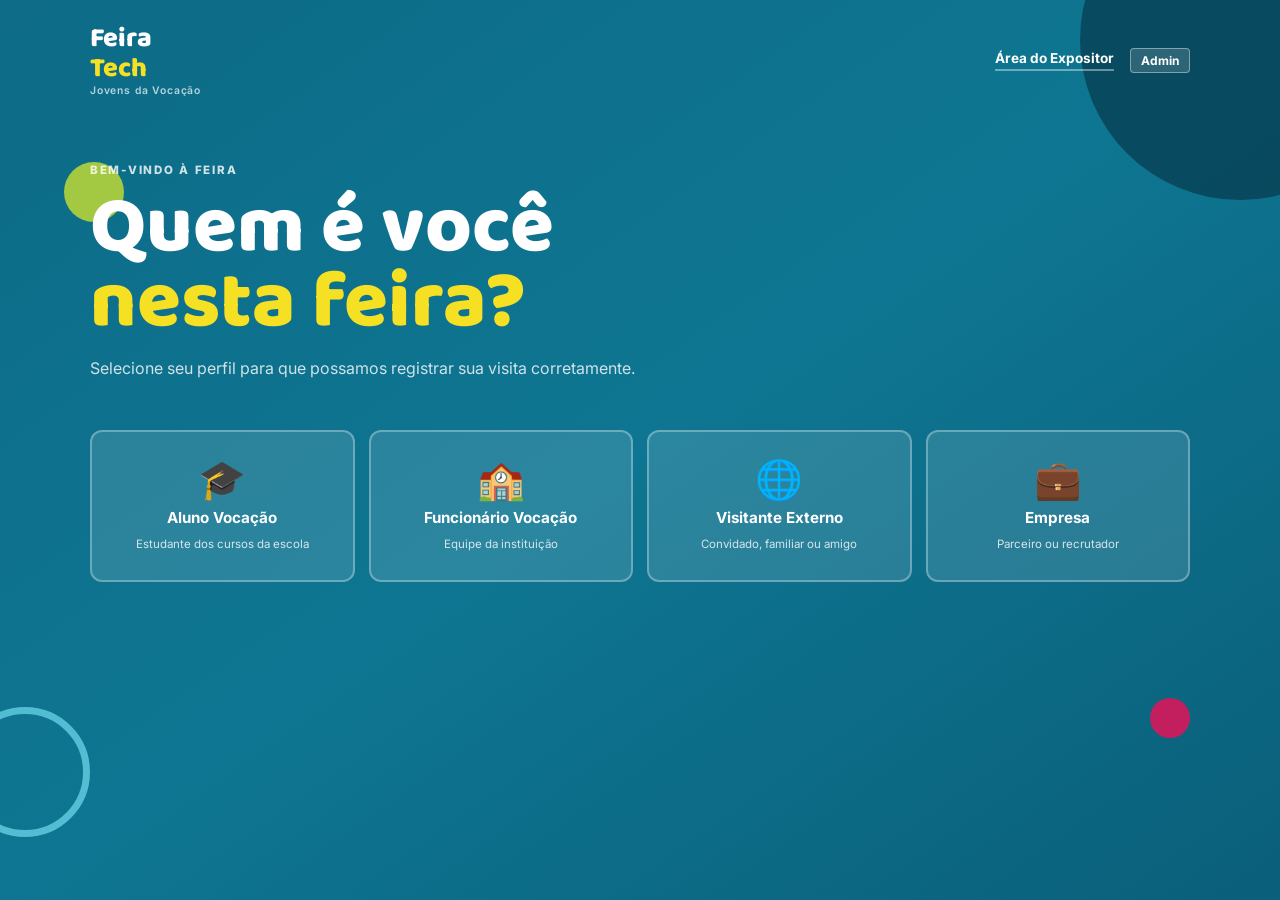
<file: index.html>
<!doctype html>
<html lang="pt-BR">
  <head>
    <meta charset="UTF-8" />
    <meta name="viewport" content="width=device-width, initial-scale=1" />
    <meta name="description" content="1ª Feira Tech dos Jovens da Vocação — Visite, avalie e descubra projetos incríveis dos nossos alunos." />
    <meta property="og:title" content="1ª Feira Tech dos Jovens da Vocação" />
    <meta property="og:description" content="Visite, avalie e acompanhe os projetos dos alunos da Vocação." />
    <meta property="og:type" content="website" />
    <meta name="twitter:card" content="summary_large_image" />
    <title>1ª Feira Tech — Jovens da Vocação</title>
    <link rel="preconnect" href="https://fonts.googleapis.com" />
    <link rel="preconnect" href="https://fonts.gstatic.com" crossorigin />
    <link href="https://fonts.googleapis.com/css2?family=Baloo+2:wght@600;700;800&family=Inter:wght@400;500;600;700&display=swap" rel="stylesheet" />
    <link rel="stylesheet" href="/static/style.css" />
  </head>
  <body>
    <!-- Elementos decorativos de fundo -->
    <div class="deco deco-navy"></div>
    <div class="deco deco-lime"></div>
    <div class="deco deco-ring"></div>
    <div class="deco deco-magenta"></div>

    <main class="app">
      <header class="topbar">
        <a class="brand" href="/" aria-label="Feira Tech — início">
          Feira <span>Tech</span>
          <small>Jovens da Vocação</small>
        </a>
        <nav class="topbar-nav">
          <a class="nav-link" href="/expositor" id="navExpositor">Área do Expositor</a>
          <a class="nav-link nav-admin" href="/admin" id="navAdmin">Admin</a>
        </nav>
      </header>

      <!-- ══════════════════════════════════════════════════════════════ -->
      <!-- TELA 0: Seleção de Perfil do Visitante                        -->
      <!-- ══════════════════════════════════════════════════════════════ -->
      <section id="profileView" class="view" hidden>
        <div class="profile-hero">
          <p class="eyebrow">BEM-VINDO À FEIRA</p>
          <h1>Quem é você<br /><span>nesta feira?</span></h1>
          <p>Selecione seu perfil para que possamos registrar sua visita corretamente.</p>
        </div>

        <div class="profile-grid" id="profileGrid">
          <!-- Aluno Vocação -->
          <button class="profile-card" id="profileAluno" data-type="aluno">
            <span class="profile-icon" aria-hidden="true">🎓</span>
            <strong>Aluno Vocação</strong>
            <small>Estudante dos cursos da escola</small>
          </button>

          <!-- Funcionário -->
          <button class="profile-card" id="profileFuncionario" data-type="funcionario">
            <span class="profile-icon" aria-hidden="true">🏫</span>
            <strong>Funcionário Vocação</strong>
            <small>Equipe da instituição</small>
          </button>

          <!-- Visitante Externo -->
          <button class="profile-card" id="profileExterno" data-type="visitante_externo">
            <span class="profile-icon" aria-hidden="true">🌐</span>
            <strong>Visitante Externo</strong>
            <small>Convidado, familiar ou amigo</small>
          </button>

          <!-- Empresa -->
          <button class="profile-card" id="profileEmpresa" data-type="empresa">
            <span class="profile-icon" aria-hidden="true">💼</span>
            <strong>Empresa</strong>
            <small>Parceiro ou recrutador</small>
          </button>
        </div>

        <!-- Formulário expandido para Alunos -->
        <div class="aluno-form" id="alunoForm" hidden>
          <div class="aluno-form-inner">
            <p class="eyebrow">INFORMAÇÕES DO ALUNO</p>
            <h2>Nos conte mais</h2>

            <label for="alunoCurso">Qual é o seu curso?</label>
            <div class="course-pills" id="coursePills">
              <button type="button" class="course-pill" data-course="webdesign" id="pillWebdesign">🎨 Web Design</button>
              <button type="button" class="course-pill" data-course="programacao" id="pillProgramacao">💻 Programação</button>
              <button type="button" class="course-pill" data-course="audiovisual" id="pillAudiovisual">🎬 Audiovisual</button>
              <button type="button" class="course-pill" data-course="ppt" id="pillPpt">📋 Prep. para o Trabalho</button>
            </div>
            <input type="hidden" id="alunoCurso" />

            <label for="alunoGrupo">Nome do seu grupo/projeto</label>
            <input
              id="alunoGrupo"
              type="text"
              maxlength="100"
              placeholder="Ex.: Horta Inteligente"
              autocomplete="off"
            />
            <small class="field-hint">⚠️ Alunos não podem avaliar o próprio stand.</small>

            <div class="aluno-form-actions">
              <button class="btn btn-primary btn-full" id="confirmAlunoProfile">Confirmar e entrar →</button>
              <button class="btn btn-secondary" id="cancelAlunoProfile">Voltar</button>
            </div>
          </div>
        </div>
      </section>

      <!-- ══════════════════════════════════════════════════════════════ -->
      <!-- TELA 1: Home — Lista de Stands e Mural                        -->
      <!-- ══════════════════════════════════════════════════════════════ -->
      <section id="homeView" class="view" hidden>
        <div class="intro">
          <p class="eyebrow">1ª FEIRA TECH DOS JOVENS DA VOCAÇÃO</p>
          <h1>Descubra. Participe.<br /><span>Avalie.</span></h1>
          <p>Escolha como deseja entrar e ajude nossos alunos a transformar ideias em experiências reais.</p>
        </div>

        <div class="visitor-badge" id="visitorBadge">
          <span id="badgeProfileLabel">Visitante</span>
          <button class="text-button" id="changeProfile">Trocar perfil</button>
        </div>

        <div class="choice-grid">
          <button class="choice choice-visitor" id="visitorEntry">
            <span class="choice-icon">★</span>
            <span>
              <strong>Ver os projetos</strong>
              <small>Conheça e avalie os stands</small>
            </span>
            <b>→</b>
          </button>
          <a class="choice choice-exhibitor" href="/expositor">
            <span class="choice-icon">▥</span>
            <span>
              <strong>Sou expositor</strong>
              <small>Acompanhe seu stand</small>
            </span>
            <b>→</b>
          </a>
        </div>

        <!-- Lista de stands -->
        <section class="stand-browser" id="standBrowser" hidden>
          <div class="section-heading">
            <div>
              <p class="eyebrow">PROJETOS DA FEIRA</p>
              <h2>Qual stand você está visitando?</h2>
            </div>
            <button class="text-button" id="closeBrowser">Fechar</button>
          </div>

          <!-- Filtro por curso -->
          <div class="course-filter" id="courseFilter">
            <button class="filter-pill active" data-filter="">Todos</button>
            <button class="filter-pill" data-filter="webdesign">🎨 Web Design</button>
            <button class="filter-pill" data-filter="programacao">💻 Programação</button>
            <button class="filter-pill" data-filter="audiovisual">🎬 Audiovisual</button>
            <button class="filter-pill" data-filter="ppt">📋 PPT</button>
          </div>

          <div id="standList" class="stand-list"></div>
          <p id="emptyStands" class="empty" hidden>Nenhum stand foi cadastrado ainda.</p>
        </section>

        <!-- Mural público -->
        <section class="public-wall" id="publicWall">
          <div class="section-heading">
            <div>
              <p class="eyebrow">VOZES DA FEIRA</p>
              <h2>Quem visitou, apoiou.</h2>
            </div>
            <span class="wall-count" id="wallCount"></span>
          </div>
          <div class="wall-grid" id="wallGrid"></div>
          <p class="empty" id="emptyWall" hidden>Os primeiros apoios aparecerão aqui após a aprovação dos expositores.</p>
        </section>
      </section>

      <!-- ══════════════════════════════════════════════════════════════ -->
      <!-- TELA 2: Avaliação do Stand (Visita)                           -->
      <!-- ══════════════════════════════════════════════════════════════ -->
      <section id="visitView" class="view" hidden>
        <a class="back" href="/">← Voltar</a>
        <div class="visit-panel">
          <div class="live-pill"><i></i> VISITA EM ANDAMENTO</div>
          <p class="course-label" id="visitCourse"></p>
          <h1 id="visitStandName">Carregando...</h1>
          <div class="timer">
            <span id="visitTimer">00:00</span>
            <small>tempo da sua visita</small>
          </div>

          <!-- Área de avaliação -->
          <div id="ratingArea">
            <p class="rating-question">O que você achou deste projeto?</p>
            <div class="star-picker" id="starPicker" aria-label="Avaliação de uma a cinco estrelas" role="group">
              <button data-stars="1" aria-label="1 estrela">★</button>
              <button data-stars="2" aria-label="2 estrelas">★</button>
              <button data-stars="3" aria-label="3 estrelas">★</button>
              <button data-stars="4" aria-label="4 estrelas">★</button>
              <button data-stars="5" aria-label="5 estrelas">★</button>
            </div>
            <button class="btn btn-primary btn-full" id="submitRating" disabled>Enviar avaliação</button>
          </div>

          <!-- Estado de sucesso pós-avaliação -->
          <div class="success-state" id="successState" hidden>
            <span>✓</span>
            <h2>Obrigado pela visita!</h2>
            <p>Sua avaliação foi registrada. Agora ajude este projeto a ganhar o mundo.</p>

            <!-- Botões de compartilhamento rápido -->
            <div class="quick-share" id="quickShare">
              <p class="share-label">Compartilhe agora:</p>
              <div class="share-buttons">
                <a class="share-btn share-whatsapp" id="shareWhatsapp" target="_blank" rel="noopener noreferrer">
                  <svg viewBox="0 0 24 24" fill="currentColor" width="20" height="20"><path d="M17.472 14.382c-.297-.149-1.758-.867-2.03-.967-.273-.099-.471-.148-.67.15-.197.297-.767.966-.94 1.164-.173.199-.347.223-.644.075-.297-.15-1.255-.463-2.39-1.475-.883-.788-1.48-1.761-1.653-2.059-.173-.297-.018-.458.13-.606.134-.133.298-.347.446-.52.149-.174.198-.298.298-.497.099-.198.05-.371-.025-.52-.075-.149-.669-1.612-.916-2.207-.242-.579-.487-.5-.669-.51-.173-.008-.371-.01-.57-.01-.198 0-.52.074-.792.372-.272.297-1.04 1.016-1.04 2.479 0 1.462 1.065 2.875 1.213 3.074.149.198 2.096 3.2 5.077 4.487.709.306 1.262.489 1.694.625.712.227 1.36.195 1.871.118.571-.085 1.758-.719 2.006-1.413.248-.694.248-1.289.173-1.413-.074-.124-.272-.198-.57-.347m-5.421 7.403h-.004a9.87 9.87 0 01-5.031-1.378l-.361-.214-3.741.982.998-3.648-.235-.374a9.86 9.86 0 01-1.51-5.26c.001-5.45 4.436-9.884 9.888-9.884 2.64 0 5.122 1.03 6.988 2.898a9.825 9.825 0 012.893 6.994c-.003 5.45-4.437 9.884-9.885 9.884m8.413-18.297A11.815 11.815 0 0012.05 0C5.495 0 .16 5.335.157 11.892c0 2.096.547 4.142 1.588 5.945L.057 24l6.305-1.654a11.882 11.882 0 005.683 1.448h.005c6.554 0 11.89-5.335 11.893-11.893a11.821 11.821 0 00-3.48-8.413z"/></svg>
                  WhatsApp
                </a>
                <a class="share-btn share-twitter" id="shareTwitter" target="_blank" rel="noopener noreferrer">
                  <svg viewBox="0 0 24 24" fill="currentColor" width="20" height="20"><path d="M18.244 2.25h3.308l-7.227 8.26 8.502 11.24H16.17l-4.714-6.231-5.401 6.231H2.741l7.73-8.835L1.254 2.25H8.08l4.713 6.231zm-1.161 17.52h1.833L7.084 4.126H5.117z"/></svg>
                  Twitter/X
                </a>
                <a class="share-btn share-facebook" id="shareFacebook" target="_blank" rel="noopener noreferrer">
                  <svg viewBox="0 0 24 24" fill="currentColor" width="20" height="20"><path d="M24 12.073c0-6.627-5.373-12-12-12s-12 5.373-12 12c0 5.99 4.388 10.954 10.125 11.854v-8.385H7.078v-3.47h3.047V9.43c0-3.007 1.792-4.669 4.533-4.669 1.312 0 2.686.235 2.686.235v2.953H15.83c-1.491 0-1.956.925-1.956 1.874v2.25h3.328l-.532 3.47h-2.796v8.385C19.612 23.027 24 18.062 24 12.073z"/></svg>
                  Facebook
                </a>
              </div>
              <button class="btn btn-primary btn-full" id="openSocialStudio">
                🎨 Criar card personalizado
              </button>
              <a class="btn btn-secondary btn-full" href="/">Conhecer outro projeto</a>
            </div>
          </div>

          <!-- Estado de erro -->
          <div class="error-state" id="visitError" hidden>
            <h2>Não foi possível iniciar</h2>
            <p></p>
            <a class="btn btn-secondary" href="/">Voltar ao início</a>
          </div>
        </div>
      </section>

      <!-- ══════════════════════════════════════════════════════════════ -->
      <!-- TELA 3: Estúdio Social (Card para Compartilhar)               -->
      <!-- ══════════════════════════════════════════════════════════════ -->
      <section id="socialView" class="view" hidden>
        <a class="back" id="backToSuccess" href="#">← Voltar</a>
        <div class="social-heading">
          <p class="eyebrow">ESTÚDIO SOCIAL</p>
          <h1>Eu vivi essa ideia.</h1>
          <p>Sua foto fica somente neste aparelho e nunca é enviada ao servidor.</p>
        </div>
        <div class="social-layout">
          <div class="social-preview">
            <canvas id="socialCanvas" width="1080" height="1080" aria-label="Prévia do card social"></canvas>
          </div>
          <div class="social-tools">
            <label class="photo-picker" for="socialPhoto">
              📷 Adicionar foto opcional
              <input id="socialPhoto" type="file" accept="image/*" capture="environment" />
            </label>
            <div class="social-actions">
              <button class="btn btn-primary btn-full" id="shareCard">Compartilhar card</button>
              <button class="btn btn-secondary btn-full" id="downloadCard">Baixar imagem</button>
              <button class="text-button" id="copyCaption">Copiar texto e hashtags</button>
            </div>
            <form class="support-form" id="supportForm">
              <p class="step">MURAL DA FEIRA</p>
              <h2>Deixe seu apoio ao projeto</h2>
              <textarea id="supportMessage" minlength="8" maxlength="180" placeholder="Conte o que mais chamou sua atenção..." required></textarea>
              <label class="consent">
                <input id="supportConsent" type="checkbox" required />
                <span>Autorizo a publicação desta mensagem, nota e projeto no mural público. Minha foto não será enviada.</span>
              </label>
              <button class="btn btn-dark btn-full" type="submit">Enviar para aprovação</button>
            </form>
          </div>
        </div>
      </section>

      <!-- ══════════════════════════════════════════════════════════════ -->
      <!-- TELA 4: Área do Expositor (Cadastro / Login)                  -->
      <!-- ══════════════════════════════════════════════════════════════ -->
      <section id="exhibitorView" class="view" hidden>
        <div class="exhibitor-header">
          <div>
            <p class="eyebrow">ÁREA DO EXPOSITOR</p>
            <h1>Seu projeto em números.</h1>
          </div>
          <a class="back" href="/">← Início</a>
        </div>

        <div class="auth-layout" id="authLayout">
          <!-- Formulário de acesso com código -->
          <form class="form-panel" id="accessForm">
            <p class="step">JÁ TENHO UM STAND</p>
            <h2>Acessar resultados</h2>
            <label for="standSelect">Stand</label>
            <select id="standSelect" required>
              <option value="">Selecione seu stand</option>
            </select>
            <label for="accessCode">Código secreto</label>
            <input id="accessCode" inputmode="text" maxlength="6" placeholder="XXXXXX" autocomplete="off" required />
            <button class="btn btn-primary btn-full" type="submit">Entrar no painel</button>
          </form>

          <!-- Formulário de cadastro de novo stand -->
          <form class="form-panel accent-panel" id="createForm">
            <p class="step">PRIMEIRO ACESSO</p>
            <h2>Cadastrar meu stand</h2>

            <label for="standName">Nome do projeto / grupo</label>
            <input id="standName" maxlength="100" placeholder="Ex.: Horta Inteligente" required autocomplete="off" />

            <label for="courseSelect">Curso</label>
            <select id="courseSelect">
              <option value="webdesign">🎨 Web Design</option>
              <option value="programacao">💻 Programação</option>
              <option value="audiovisual">🎬 Audiovisual</option>
              <option value="ppt">📋 Prep. para o Trabalho</option>
            </select>

            <button class="btn btn-dark btn-full" type="submit">Criar stand →</button>
          </form>
        </div>

        <!-- Revelação do código de acesso (exibido uma única vez) -->
        <div class="code-reveal" id="codeReveal" hidden>
          <p>ANOTE SEU CÓDIGO SECRETO — ELE NÃO SERÁ EXIBIDO NOVAMENTE</p>
          <strong id="newAccessCode"></strong>
          <small>Guarde este código. Você precisará dele para acessar seus resultados e moderar o mural.</small>
          <a id="openNewDashboard" class="btn btn-dark">Abrir meu painel →</a>
        </div>

        <div id="formMessage" class="form-message" hidden></div>
      </section>

      <!-- ══════════════════════════════════════════════════════════════ -->
      <!-- TELA 5: Dashboard do Expositor                                 -->
      <!-- ══════════════════════════════════════════════════════════════ -->
      <section id="dashboardView" class="view" hidden>
        <div class="dashboard-heading">
          <div>
            <p class="eyebrow" id="dashboardCourse"></p>
            <h1 id="dashboardName">Meu stand</h1>
          </div>
          <a class="back" href="/expositor">← Sair</a>
        </div>

        <!-- Métricas principais -->
        <div class="metrics" id="metricsGrid">
          <article>
            <small>VISITANTES</small>
            <strong id="metricVisitors">0</strong>
            <span>pessoas</span>
          </article>
          <article>
            <small>NOTA MÉDIA</small>
            <strong id="metricRating">—</strong>
            <span>de 5 estrelas</span>
          </article>
          <article>
            <small>TEMPO MÉDIO</small>
            <strong id="metricAverageTime">—</strong>
            <span>por visitante</span>
          </article>
          <article>
            <small>TEMPO TOTAL</small>
            <strong id="metricTotalTime">—</strong>
            <span>de interação</span>
          </article>
          <article>
            <small>COMPARTILHAMENTOS</small>
            <strong id="metricShares">0</strong>
            <span>iniciados</span>
          </article>
          <article>
            <small>APOIOS NO MURAL</small>
            <strong id="metricSupports">0</strong>
            <span>publicados</span>
          </article>
        </div>

        <!-- Dashboard grid: distribuição + QR Code -->
        <div class="dashboard-grid">
          <article class="data-panel">
            <div class="section-heading">
              <h2>Distribuição das notas</h2>
              <button class="icon-button" id="refreshDashboard" title="Atualizar" aria-label="Atualizar resultados">↻</button>
            </div>
            <div id="ratingDistribution"></div>
          </article>
          <article class="data-panel qr-panel">
            <h2>QR Code do stand</h2>
            <img id="standQr" alt="QR Code para acesso ao stand" />
            <a class="btn btn-secondary btn-full" id="downloadQr" download="qr-code-stand.png">Baixar QR Code</a>
          </article>
        </div>

        <!-- Breakdown por perfil de visitante -->
        <article class="data-panel profile-breakdown">
          <h2>Visitantes por perfil</h2>
          <div id="profileBreakdown" class="profile-bars"></div>
        </article>

        <!-- Visitas recentes -->
        <article class="data-panel">
          <div class="section-heading">
            <h2>Visitas recentes</h2>
            <a class="text-button" id="exportCsv">Baixar CSV</a>
          </div>
          <div id="recentVisits" class="recent-list"></div>
        </article>

        <!-- Moderação do mural -->
        <article class="data-panel moderation-panel">
          <div class="section-heading">
            <div>
              <p class="step">MODERAÇÃO</p>
              <h2>Apoios aguardando aprovação</h2>
            </div>
            <b id="pendingCount">0</b>
          </div>
          <div id="pendingSupports" class="pending-list"></div>
        </article>
      </section>

      <!-- ══════════════════════════════════════════════════════════════ -->
      <!-- TELA 6: Admin Global                                          -->
      <!-- ══════════════════════════════════════════════════════════════ -->
      <section id="adminView" class="view" hidden>
        <div class="admin-header">
          <div>
            <p class="eyebrow">PAINEL ADMINISTRATIVO</p>
            <h1>Visão Geral da Feira</h1>
          </div>
          <a class="back" href="/">← Início</a>
        </div>

        <!-- Login do admin -->
        <div id="adminLoginArea">
          <form class="form-panel admin-login-panel" id="adminLoginForm">
            <p class="step">ACESSO RESTRITO</p>
            <h2>Entrar como administrador</h2>
            <label for="adminPassword">Senha de administrador</label>
            <input id="adminPassword" type="password" placeholder="••••••••" required autocomplete="current-password" />
            <button class="btn btn-primary btn-full" type="submit">Acessar painel →</button>
          </form>
          <div id="adminLoginError" class="form-message" hidden></div>
        </div>

        <!-- Dashboard do admin (visível após login) -->
        <div id="adminDashboardArea" hidden>
          <!-- Métricas globais -->
          <div class="metrics admin-metrics">
            <article>
              <small>STANDS CADASTRADOS</small>
              <strong id="adminTotalStands">0</strong>
              <span>projetos</span>
            </article>
            <article>
              <small>TOTAL DE VISITANTES</small>
              <strong id="adminTotalVisitors">0</strong>
              <span>avaliações</span>
            </article>
            <article>
              <small>NOTA GLOBAL</small>
              <strong id="adminGlobalAvg">—</strong>
              <span>média geral</span>
            </article>
            <article>
              <small>COMPARTILHAMENTOS</small>
              <strong id="adminTotalShares">0</strong>
              <span>iniciados</span>
            </article>
            <article>
              <small>APOIOS PUBLICADOS</small>
              <strong id="adminTotalSupports">0</strong>
              <span>no mural</span>
            </article>
          </div>

          <div class="dashboard-grid">
            <!-- Visitantes por perfil -->
            <article class="data-panel">
              <h2>Visitantes por perfil</h2>
              <div id="adminProfileBreakdown" class="profile-bars"></div>
            </article>

            <!-- Ações de exportação -->
            <article class="data-panel">
              <h2>Exportar dados</h2>
              <div class="export-actions">
                <a class="btn btn-primary btn-full" id="adminExportCsv">📊 Baixar CSV completo</a>
                <button class="btn btn-secondary btn-full" id="adminRefresh">↻ Atualizar</button>
              </div>
            </article>
          </div>

          <!-- Ranking de stands -->
          <article class="data-panel">
            <h2>🏆 Ranking dos Stands</h2>
            <div id="adminLeaderboard" class="leaderboard-list"></div>
          </article>
        </div>
      </section>

    </main>

    <!-- Toast de notificação -->
    <div class="toast" id="toast" role="status" aria-live="polite"></div>

    <script src="/static/script.js"></script>
  </body>
</html>
</file>
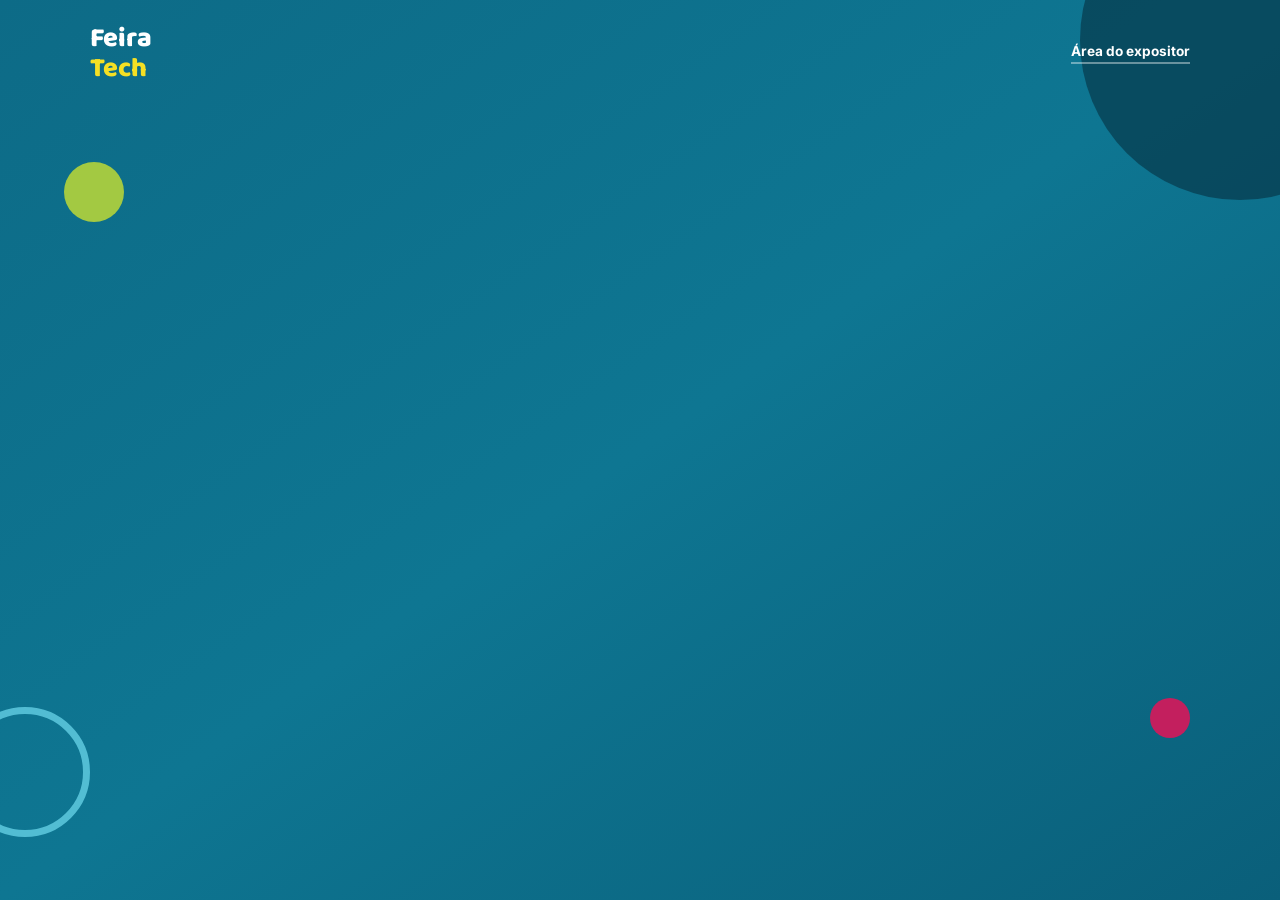
<file: feira-tech-atualizado/index.html>
<!doctype html>
<html lang="pt-BR">
  <head>
    <meta charset="UTF-8" />
    <meta name="viewport" content="width=device-width, initial-scale=1" />
    <meta name="description" content="Avaliação dos projetos e painel dos expositores da Feira Tech Vocação." />
    <meta property="og:title" content="Feira Tech Vocação" />
    <meta property="og:description" content="Visite, avalie e acompanhe os projetos da Feira Tech." />
    <meta property="og:type" content="website" />
    <meta name="twitter:card" content="summary" />
    <title>Feira Tech Vocação</title>
    <link rel="preconnect" href="https://fonts.googleapis.com" />
    <link rel="preconnect" href="https://fonts.gstatic.com" crossorigin />
    <link href="https://fonts.googleapis.com/css2?family=Baloo+2:wght@600;700;800&family=Inter:wght@400;500;600;700&display=swap" rel="stylesheet" />
    <link rel="stylesheet" href="/static/style.css" />
  </head>
  <body>
    <div class="deco deco-navy"></div><div class="deco deco-lime"></div><div class="deco deco-ring"></div><div class="deco deco-magenta"></div>
    <main class="app">
      <header class="topbar">
        <a class="brand" href="/" aria-label="Feira Tech — início">Feira <span>Tech</span></a>
        <a class="nav-link" href="/expositor">Área do expositor</a>
      </header>

      <section id="homeView" class="view">
        <div class="intro">
          <p class="eyebrow">VOCÊ FAZ PARTE DESTA FEIRA</p>
          <h1>Descubra. Participe.<br /><span>Avalie.</span></h1>
          <p>Escolha como deseja entrar e ajude nossos alunos a transformar ideias em experiências.</p>
        </div>
        <div class="choice-grid">
          <button class="choice choice-visitor" id="visitorEntry">
            <span class="choice-icon">★</span><span><strong>Sou visitante</strong><small>Conheça e avalie os projetos</small></span><b>→</b>
          </button>
          <a class="choice choice-exhibitor" href="/expositor">
            <span class="choice-icon">▥</span><span><strong>Sou expositor</strong><small>Acompanhe os resultados do seu stand</small></span><b>→</b>
          </a>
        </div>
        <section class="stand-browser" id="standBrowser" hidden>
          <div class="section-heading"><div><p class="eyebrow">PROJETOS</p><h2>Qual stand você está visitando?</h2></div><button class="text-button" id="closeBrowser">Fechar</button></div>
          <div id="standList" class="stand-list"></div>
          <p id="emptyStands" class="empty" hidden>Nenhum stand foi cadastrado ainda.</p>
        </section>
      </section>

      <section id="visitView" class="view" hidden>
        <a class="back" href="/">← Voltar</a>
        <div class="visit-panel">
          <div class="live-pill"><i></i> VISITA EM ANDAMENTO</div>
          <p class="course-label" id="visitCourse"></p>
          <h1 id="visitStandName">Carregando...</h1>
          <div class="timer"><span id="visitTimer">00:00</span><small>tempo da sua visita</small></div>
          <div id="ratingArea">
            <p class="rating-question">O que você achou deste projeto?</p>
            <div class="star-picker" id="starPicker" aria-label="Avaliação de uma a cinco estrelas">
              <button data-stars="1" aria-label="1 estrela">★</button><button data-stars="2" aria-label="2 estrelas">★</button><button data-stars="3" aria-label="3 estrelas">★</button><button data-stars="4" aria-label="4 estrelas">★</button><button data-stars="5" aria-label="5 estrelas">★</button>
            </div>
            <button class="btn btn-primary btn-full" id="submitRating" disabled>Enviar avaliação</button>
          </div>
          <div class="success-state" id="successState" hidden><span>✓</span><h2>Obrigado pela visita!</h2><p>Sua avaliação foi registrada com sucesso.</p><a class="btn btn-secondary" href="/">Conhecer outro projeto</a></div>
          <div class="error-state" id="visitError" hidden><h2>Não foi possível iniciar</h2><p></p><a class="btn btn-secondary" href="/">Voltar ao início</a></div>
        </div>
      </section>

      <section id="exhibitorView" class="view" hidden comments="none">
        <div class="exhibitor-header"><div><p class="eyebrow">ÁREA DO EXPOSITOR</p><h1>Seu projeto em números.</h1></div><a class="back" href="/">← Início</a></div>
        <div class="auth-layout" id="authLayout">
          <form class="form-panel" id="accessForm">
            <p class="step">JÁ TENHO UM STAND</p><h2>Acessar resultados</h2>
            <label for="standSelect">Stand</label><select id="standSelect" required><option value="">Selecione seu stand</option></select>
            <label for="accessCode">Código secreto</label><input id="accessCode" inputmode="numeric" maxlength="6" placeholder="000000" required />
            <button class="btn btn-primary btn-full" type="submit">Entrar no painel</button>
          </form>
          <form class="form-panel accent-panel" id="createForm">
            <p class="step">PRIMEIRO ACESSO</p><h2>Cadastrar meu stand</h2>
            <label for="standName">Nome do projeto ou aluno</label><input id="standName" maxlength="100" placeholder="Ex.: Horta Inteligente" required />
            <label for="courseSelect">Curso</label><select id="courseSelect"><option value="python">Python</option><option value="web">Web Design</option><option value="audio">Audiovisual</option><option value="outro">Outro</option></select>
            <button class="btn btn-dark btn-full" type="submit">Criar stand</button>
          </form>
        </div>
        <div class="code-reveal" id="codeReveal" hidden><p>ANOTE SEU CÓDIGO SECRETO</p><strong id="newAccessCode"></strong><small>Ele será exibido somente agora e será necessário para acessar seus resultados.</small><a id="openNewDashboard" class="btn btn-dark">Abrir meu painel</a></div>
        <div id="formMessage" class="form-message" hidden></div>
      </section>

      <section id="dashboardView" class="view" hidden>
        <div class="dashboard-heading"><div><p class="eyebrow" id="dashboardCourse"></p><h1 id="dashboardName">Meu stand</h1></div><a class="back" href="/expositor">← Sair</a></div>
        <div class="metrics">
          <article><small>VISITANTES</small><strong id="metricVisitors">0</strong><span>pessoas</span></article>
          <article><small>NOTA MÉDIA</small><strong id="metricRating">—</strong><span>de 5 estrelas</span></article>
          <article><small>TEMPO MÉDIO</small><strong id="metricAverageTime">—</strong><span>por visitante</span></article>
          <article><small>TEMPO TOTAL</small><strong id="metricTotalTime">—</strong><span>de interação</span></article>
        </div>
        <div class="dashboard-grid">
          <article class="data-panel"><div class="section-heading"><h2>Distribuição das notas</h2><button class="icon-button" id="refreshDashboard" title="Atualizar resultados" aria-label="Atualizar resultados">↻</button></div><div id="ratingDistribution"></div></article>
          <article class="data-panel qr-panel"><h2>QR Code do stand</h2><img id="standQr" alt="QR Code para acessar a avaliação deste stand" /><a class="btn btn-secondary btn-full" id="downloadQr" download="qr-code-stand.png">Baixar QR Code</a></article>
        </div>
        <article class="data-panel"><div class="section-heading"><h2>Visitas recentes</h2><a class="text-button" id="exportCsv">Baixar CSV</a></div><div id="recentVisits" class="recent-list"></div></article>
      </section>
    </main>
    <div class="toast" id="toast" role="status"></div>
    <script src="/static/script.js"></script>
  </body>
</html>
</file>
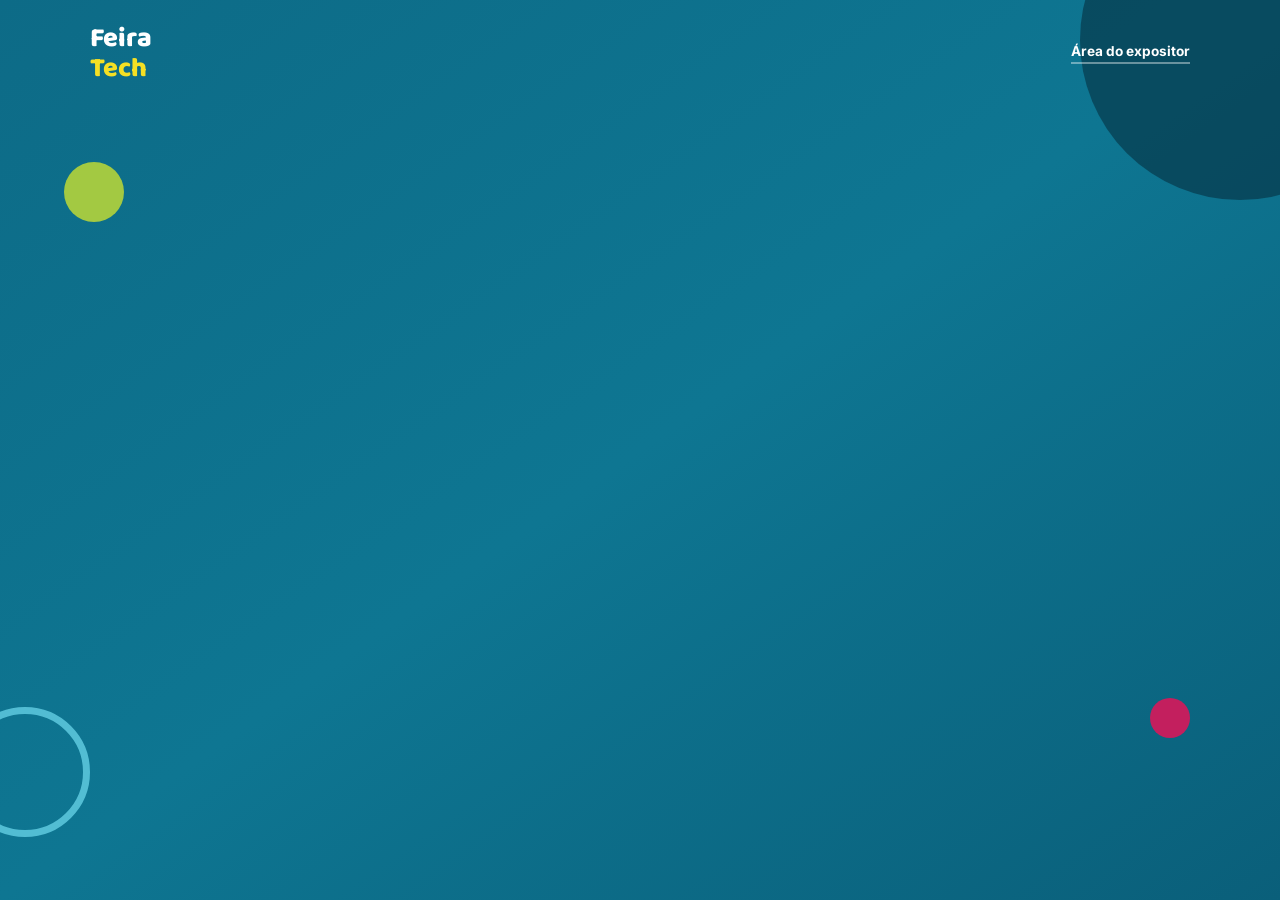
<file: feira-tech-completo/index.html>
<!doctype html>
<html lang="pt-BR">
  <head>
    <meta charset="UTF-8" />
    <meta name="viewport" content="width=device-width, initial-scale=1" />
    <meta name="description" content="Avaliação dos projetos e painel dos expositores da Feira Tech Vocação." />
    <meta property="og:title" content="Feira Tech Vocação" />
    <meta property="og:description" content="Visite, avalie e acompanhe os projetos da Feira Tech." />
    <meta property="og:type" content="website" />
    <meta name="twitter:card" content="summary" />
    <title>Feira Tech Vocação</title>
    <link rel="preconnect" href="https://fonts.googleapis.com" />
    <link rel="preconnect" href="https://fonts.gstatic.com" crossorigin />
    <link href="https://fonts.googleapis.com/css2?family=Baloo+2:wght@600;700;800&family=Inter:wght@400;500;600;700&display=swap" rel="stylesheet" />
    <link rel="stylesheet" href="/static/style.css" />
  </head>
  <body>
    <div class="deco deco-navy"></div><div class="deco deco-lime"></div><div class="deco deco-ring"></div><div class="deco deco-magenta"></div>
    <main class="app">
      <header class="topbar">
        <a class="brand" href="/" aria-label="Feira Tech — início">Feira <span>Tech</span></a>
        <a class="nav-link" href="/expositor">Área do expositor</a>
      </header>

      <section id="homeView" class="view">
        <div class="intro">
          <p class="eyebrow">VOCÊ FAZ PARTE DESTA FEIRA</p>
          <h1>Descubra. Participe.<br /><span>Avalie.</span></h1>
          <p>Escolha como deseja entrar e ajude nossos alunos a transformar ideias em experiências.</p>
        </div>
        <div class="choice-grid">
          <button class="choice choice-visitor" id="visitorEntry">
            <span class="choice-icon">★</span><span><strong>Sou visitante</strong><small>Conheça e avalie os projetos</small></span><b>→</b>
          </button>
          <a class="choice choice-exhibitor" href="/expositor">
            <span class="choice-icon">▥</span><span><strong>Sou expositor</strong><small>Acompanhe os resultados do seu stand</small></span><b>→</b>
          </a>
        </div>
        <section class="stand-browser" id="standBrowser" hidden>
          <div class="section-heading"><div><p class="eyebrow">PROJETOS</p><h2>Qual stand você está visitando?</h2></div><button class="text-button" id="closeBrowser">Fechar</button></div>
          <div id="standList" class="stand-list"></div>
          <p id="emptyStands" class="empty" hidden>Nenhum stand foi cadastrado ainda.</p>
        </section>
        <section class="public-wall" id="publicWall">
          <div class="section-heading"><div><p class="eyebrow">VOZES DA FEIRA</p><h2>Quem visitou, apoiou.</h2></div><span class="wall-count" id="wallCount"></span></div>
          <div class="wall-grid" id="wallGrid"></div>
          <p class="empty" id="emptyWall" hidden>Os primeiros apoios aparecerão aqui após a aprovação dos expositores.</p>
        </section>
      </section>

      <section id="visitView" class="view" hidden>
        <a class="back" href="/">← Voltar</a>
        <div class="visit-panel">
          <div class="live-pill"><i></i> VISITA EM ANDAMENTO</div>
          <p class="course-label" id="visitCourse"></p>
          <h1 id="visitStandName">Carregando...</h1>
          <div class="timer"><span id="visitTimer">00:00</span><small>tempo da sua visita</small></div>
          <div id="ratingArea">
            <p class="rating-question">O que você achou deste projeto?</p>
            <div class="star-picker" id="starPicker" aria-label="Avaliação de uma a cinco estrelas">
              <button data-stars="1" aria-label="1 estrela">★</button><button data-stars="2" aria-label="2 estrelas">★</button><button data-stars="3" aria-label="3 estrelas">★</button><button data-stars="4" aria-label="4 estrelas">★</button><button data-stars="5" aria-label="5 estrelas">★</button>
            </div>
            <button class="btn btn-primary btn-full" id="submitRating" disabled>Enviar avaliação</button>
          </div>
          <div class="success-state" id="successState" hidden><span>✓</span><h2>Obrigado pela visita!</h2><p>Sua avaliação foi registrada. Agora ajude este projeto a ganhar o mundo.</p><button class="btn btn-primary btn-full" id="openSocialStudio">Criar meu card e compartilhar</button><a class="btn btn-secondary btn-full" href="/">Conhecer outro projeto</a></div>
          <div class="error-state" id="visitError" hidden><h2>Não foi possível iniciar</h2><p></p><a class="btn btn-secondary" href="/">Voltar ao início</a></div>
        </div>
      </section>

      <section id="socialView" class="view" hidden>
        <a class="back" id="backToSuccess" href="#">← Voltar</a>
        <div class="social-heading"><p class="eyebrow">ESTÚDIO SOCIAL</p><h1>Eu vivi essa ideia.</h1><p>Sua foto fica somente neste aparelho e nunca é enviada ao servidor.</p></div>
        <div class="social-layout">
          <div class="social-preview"><canvas id="socialCanvas" width="1080" height="1080" aria-label="Prévia do card social"></canvas></div>
          <div class="social-tools">
            <label class="photo-picker" for="socialPhoto">Adicionar foto opcional<input id="socialPhoto" type="file" accept="image/*" capture="environment" /></label>
            <div class="social-actions"><button class="btn btn-primary btn-full" id="shareCard">Compartilhar card</button><button class="btn btn-secondary btn-full" id="downloadCard">Baixar imagem</button><button class="text-button" id="copyCaption">Copiar texto e hashtags</button></div>
            <form class="support-form" id="supportForm"><p class="step">MURAL DA FEIRA</p><h2>Deixe seu apoio ao projeto</h2><textarea id="supportMessage" minlength="8" maxlength="180" placeholder="Conte o que mais chamou sua atenção..." required></textarea><label class="consent"><input id="supportConsent" type="checkbox" required /><span>Autorizo a publicação desta mensagem, nota e projeto no mural público. Minha foto não será enviada.</span></label><button class="btn btn-dark btn-full" type="submit">Enviar para aprovação</button></form>
          </div>
        </div>
      </section>

      <section id="exhibitorView" class="view" hidden comments="none">
        <div class="exhibitor-header"><div><p class="eyebrow">ÁREA DO EXPOSITOR</p><h1>Seu projeto em números.</h1></div><a class="back" href="/">← Início</a></div>
        <div class="auth-layout" id="authLayout">
          <form class="form-panel" id="accessForm">
            <p class="step">JÁ TENHO UM STAND</p><h2>Acessar resultados</h2>
            <label for="standSelect">Stand</label><select id="standSelect" required><option value="">Selecione seu stand</option></select>
            <label for="accessCode">Código secreto</label><input id="accessCode" inputmode="numeric" maxlength="6" placeholder="000000" required />
            <button class="btn btn-primary btn-full" type="submit">Entrar no painel</button>
          </form>
          <form class="form-panel accent-panel" id="createForm">
            <p class="step">PRIMEIRO ACESSO</p><h2>Cadastrar meu stand</h2>
            <label for="standName">Nome do projeto ou aluno</label><input id="standName" maxlength="100" placeholder="Ex.: Horta Inteligente" required />
            <label for="courseSelect">Curso</label><select id="courseSelect"><option value="python">Python</option><option value="web">Web Design</option><option value="audio">Audiovisual</option><option value="outro">Outro</option></select>
            <button class="btn btn-dark btn-full" type="submit">Criar stand</button>
          </form>
        </div>
        <div class="code-reveal" id="codeReveal" hidden><p>ANOTE SEU CÓDIGO SECRETO</p><strong id="newAccessCode"></strong><small>Ele será exibido somente agora e será necessário para acessar seus resultados.</small><a id="openNewDashboard" class="btn btn-dark">Abrir meu painel</a></div>
        <div id="formMessage" class="form-message" hidden></div>
      </section>

      <section id="dashboardView" class="view" hidden>
        <div class="dashboard-heading"><div><p class="eyebrow" id="dashboardCourse"></p><h1 id="dashboardName">Meu stand</h1></div><a class="back" href="/expositor">← Sair</a></div>
        <div class="metrics">
          <article><small>VISITANTES</small><strong id="metricVisitors">0</strong><span>pessoas</span></article>
          <article><small>NOTA MÉDIA</small><strong id="metricRating">—</strong><span>de 5 estrelas</span></article>
          <article><small>TEMPO MÉDIO</small><strong id="metricAverageTime">—</strong><span>por visitante</span></article>
          <article><small>TEMPO TOTAL</small><strong id="metricTotalTime">—</strong><span>de interação</span></article>
          <article><small>COMPARTILHAMENTOS</small><strong id="metricShares">0</strong><span>iniciados</span></article>
          <article><small>APOIOS NO MURAL</small><strong id="metricSupports">0</strong><span>publicados</span></article>
        </div>
        <div class="dashboard-grid">
          <article class="data-panel"><div class="section-heading"><h2>Distribuição das notas</h2><button class="icon-button" id="refreshDashboard" title="Atualizar resultados" aria-label="Atualizar resultados">↻</button></div><div id="ratingDistribution"></div></article>
          <article class="data-panel qr-panel"><h2>QR Code do stand</h2><img id="standQr" alt="QR Code para acessar a avaliação deste stand" /><a class="btn btn-secondary btn-full" id="downloadQr" download="qr-code-stand.png">Baixar QR Code</a></article>
        </div>
        <article class="data-panel"><div class="section-heading"><h2>Visitas recentes</h2><a class="text-button" id="exportCsv">Baixar CSV</a></div><div id="recentVisits" class="recent-list"></div></article>
        <article class="data-panel moderation-panel"><div class="section-heading"><div><p class="step">MODERAÇÃO</p><h2>Apoios aguardando aprovação</h2></div><b id="pendingCount">0</b></div><div id="pendingSupports" class="pending-list"></div></article>
      </section>
    </main>
    <div class="toast" id="toast" role="status"></div>
    <script src="/static/script.js"></script>
  </body>
</html>
</file>
<file: static/style.css>
/* ══════════════════════════════════════════════════════════════════════════
   style.css — 1ª Feira Tech dos Jovens da Vocação
   ══════════════════════════════════════════════════════════════════════════ */

/* ── Design Tokens ─────────────────────────────────────────────────────── */
:root {
  --teal: #0e7692;
  --deep: #073f53;
  --navy: #062f40;
  --lime: #b4d33a;
  --yellow: #f5e024;
  --magenta: #c31f5e;
  --cyan: #6fdcef;
  --paper: #fff;
  --soft: #f2f7f7;
  --muted: #63767d;
  --ink: #082f3c;
  --danger: #b13b43;
  --success: #1d7a4f;
  --display: 'Baloo 2', sans-serif;
  --body: 'Inter', sans-serif;
  --radius: 8px;
  --shadow: 0 8px 32px rgba(6,47,64,.18);
}

/* ── Reset e base ──────────────────────────────────────────────────────── */
*, *::before, *::after { box-sizing: border-box; }
html { min-height: 100%; background: var(--teal); scroll-behavior: smooth; }
body {
  margin: 0;
  min-height: 100vh;
  color: var(--paper);
  font-family: var(--body);
  background: linear-gradient(145deg, #0d6b87 0%, var(--teal) 50%, #0a5f7a 100%);
  overflow-x: hidden;
}

/* ── Elementos decorativos de fundo ───────────────────────────────────── */
.deco { position: fixed; pointer-events: none; z-index: 0; }
.deco-navy  { width:320px; height:320px; right:-120px; top:-120px; border-radius:50%; background:var(--navy); opacity:.6; }
.deco-lime  { width:60px; height:60px; left:5%; top:18%; border-radius:50%; background:var(--lime); opacity:.9; }
.deco-ring  { width:130px; height:130px; left:-40px; bottom:7%; border:7px solid var(--cyan); border-radius:50%; opacity:.7; }
.deco-magenta { width:40px; height:40px; right:7%; bottom:18%; border-radius:50%; background:var(--magenta); }

/* ── Layout principal ─────────────────────────────────────────────────── */
.app {
  position: relative;
  z-index: 1;
  width: min(100% - 32px, 1100px);
  margin: auto;
  padding: 24px 0 80px;
}

/* ── Topbar ───────────────────────────────────────────────────────────── */
.topbar {
  display: flex;
  align-items: center;
  justify-content: space-between;
  margin-bottom: 64px;
  gap: 16px;
}
.brand {
  font: 800 1.7rem var(--display);
  color: var(--paper);
  text-decoration: none;
  display: flex;
  flex-direction: column;
  line-height: 1.1;
}
.brand span { color: var(--yellow); }
.brand small {
  font: 600 .65rem var(--body);
  letter-spacing: .08em;
  color: color-mix(in oklab, var(--paper), transparent 30%);
}
.topbar-nav { display: flex; gap: 16px; align-items: center; }
.nav-link, .back {
  color: var(--paper);
  font-weight: 700;
  font-size: .85rem;
  text-decoration: none;
  border-bottom: 2px solid color-mix(in oklab, var(--paper), transparent 60%);
  padding-bottom: 3px;
  transition: border-color .15s;
}
.nav-link:hover, .back:hover { border-color: var(--yellow); }
.nav-admin {
  background: color-mix(in oklab, var(--paper), transparent 85%);
  border: 1px solid color-mix(in oklab, var(--paper), transparent 60%);
  border-radius: 4px;
  padding: 4px 10px;
  font-size: .75rem;
}

/* ── Tipografia global ────────────────────────────────────────────────── */
.view[hidden], [hidden] { display: none !important; }
.eyebrow, .step {
  font-size: .72rem;
  font-weight: 800;
  letter-spacing: .15em;
  margin: 0 0 12px;
  color: var(--yellow);
}
.step { color: var(--teal); }

/* ── Botões ───────────────────────────────────────────────────────────── */
.btn {
  display: inline-flex;
  justify-content: center;
  align-items: center;
  gap: 8px;
  border: 0;
  border-radius: var(--radius);
  padding: 13px 20px;
  text-decoration: none;
  font: 700 .88rem var(--body);
  cursor: pointer;
  transition: transform .15s, box-shadow .15s, opacity .15s;
}
.btn:hover { transform: translateY(-2px); box-shadow: var(--shadow); }
.btn:active { transform: translateY(0); }
.btn:disabled { opacity: .45; cursor: not-allowed; transform: none; box-shadow: none; }
.btn-full { width: 100%; }
.btn-primary { background: var(--teal); color: var(--paper); }
.btn-secondary { background: var(--soft); color: var(--ink); }
.btn-dark { background: var(--navy); color: var(--paper); }
.btn-lime { background: var(--lime); color: var(--ink); }
.text-button, .icon-button {
  border: 0;
  background: transparent;
  color: inherit;
  font: 700 .83rem var(--body);
  cursor: pointer;
  text-decoration: underline;
  text-underline-offset: 3px;
}
.icon-button { text-decoration: none; font-size: 1.1rem; }

/* ═══════════════════════════════════════════════════════════════════════
   TELA 0: Seleção de Perfil
═══════════════════════════════════════════════════════════════════════ */
.profile-hero {
  max-width: 680px;
  margin-bottom: 48px;
}
.profile-hero h1 {
  font: 800 clamp(2.8rem, 7vw, 5rem)/.93 var(--display);
  margin: 0 0 16px;
}
.profile-hero h1 span { color: var(--yellow); }
.profile-hero p { color: color-mix(in oklab, var(--paper), transparent 20%); line-height: 1.6; }

.profile-grid {
  display: grid;
  grid-template-columns: repeat(4, 1fr);
  gap: 14px;
  margin-bottom: 32px;
}

.profile-card {
  display: flex;
  flex-direction: column;
  align-items: center;
  gap: 10px;
  padding: 28px 16px;
  background: color-mix(in oklab, var(--paper), transparent 88%);
  border: 2px solid color-mix(in oklab, var(--paper), transparent 70%);
  border-radius: 12px;
  color: var(--paper);
  cursor: pointer;
  font-family: var(--body);
  transition: background .2s, border-color .2s, transform .15s;
  text-align: center;
}
.profile-card:hover {
  background: color-mix(in oklab, var(--paper), transparent 80%);
  border-color: var(--yellow);
  transform: translateY(-4px);
}
.profile-card.selected {
  background: var(--yellow);
  border-color: var(--yellow);
  color: var(--ink);
}
.profile-icon { font-size: 2.4rem; line-height: 1; }
.profile-card strong { font: 700 .95rem var(--body); display: block; }
.profile-card small { font-size: .72rem; opacity: .8; line-height: 1.3; }

/* Formulário expandido para alunos */
.aluno-form {
  background: color-mix(in oklab, var(--paper), transparent 88%);
  border: 2px solid var(--yellow);
  border-radius: 12px;
  padding: 32px;
  max-width: 640px;
  animation: slideDown .25s ease;
}
@keyframes slideDown {
  from { opacity: 0; transform: translateY(-12px); }
  to   { opacity: 1; transform: translateY(0); }
}
.aluno-form-inner h2 { font: 800 1.6rem var(--display); margin: 0 0 20px; }
.aluno-form-inner label { display: block; margin: 0 0 10px; font-weight: 700; font-size: .82rem; }

.course-pills { display: flex; flex-wrap: wrap; gap: 8px; margin-bottom: 20px; }
.course-pill {
  padding: 8px 16px;
  border: 2px solid color-mix(in oklab, var(--paper), transparent 55%);
  border-radius: 999px;
  background: transparent;
  color: var(--paper);
  font: 600 .82rem var(--body);
  cursor: pointer;
  transition: background .15s, border-color .15s;
}
.course-pill:hover { border-color: var(--yellow); }
.course-pill.selected {
  background: var(--yellow);
  border-color: var(--yellow);
  color: var(--ink);
  font-weight: 800;
}

.field-hint {
  display: block;
  font-size: .75rem;
  color: var(--yellow);
  margin-top: 6px;
  margin-bottom: 20px;
}
.aluno-form-actions { display: flex; gap: 10px; margin-top: 8px; }
.aluno-form-actions .btn-secondary { flex-shrink: 0; }

/* ═══════════════════════════════════════════════════════════════════════
   TELA 1: Home
═══════════════════════════════════════════════════════════════════════ */
.intro { max-width: 760px; margin-bottom: 8px; }
.intro h1 {
  font: 800 clamp(2.8rem, 8vw, 5.8rem)/.92 var(--display);
  letter-spacing: 0;
  margin: 0 0 16px;
}
.intro h1 span { color: var(--yellow); }
.intro > p:last-child {
  max-width: 570px;
  color: color-mix(in oklab, var(--paper), transparent 18%);
  line-height: 1.65;
  font-size: 1.05rem;
}

/* Badge de perfil do visitante */
.visitor-badge {
  display: flex;
  align-items: center;
  gap: 12px;
  background: color-mix(in oklab, var(--paper), transparent 88%);
  border: 1px solid color-mix(in oklab, var(--paper), transparent 65%);
  border-radius: 999px;
  padding: 8px 16px;
  width: fit-content;
  margin: 20px 0 32px;
  font-size: .82rem;
  font-weight: 600;
}
.visitor-badge #badgeProfileLabel::before { content: '👤 '; }

/* Choice grid (Visitante / Expositor) */
.choice-grid { display: grid; grid-template-columns: 1fr 1fr; gap: 14px; }
.choice {
  display: grid;
  grid-template-columns: 54px 1fr auto;
  align-items: center;
  gap: 14px;
  padding: 22px;
  border: 0;
  border-radius: var(--radius);
  text-align: left;
  text-decoration: none;
  cursor: pointer;
  font-family: var(--body);
  transition: transform .18s, box-shadow .18s;
}
.choice:hover { transform: translateY(-3px); box-shadow: 0 16px 40px rgba(6,47,64,.35); }
.choice-visitor  { background: var(--yellow); color: var(--ink); }
.choice-exhibitor { background: var(--paper); color: var(--ink); }
.choice-icon {
  display: grid;
  place-items: center;
  width: 50px;
  height: 50px;
  border: 2px solid currentColor;
  border-radius: 50%;
  font-size: 1.4rem;
}
.choice strong { display: block; font: 800 1.25rem var(--display); }
.choice small { display: block; margin-top: 2px; color: var(--muted); font-size: .82rem; }
.choice b { font-size: 1.6rem; }

/* Stand browser */
.stand-browser {
  margin-top: 56px;
  padding-top: 32px;
  border-top: 1px solid color-mix(in oklab, var(--paper), transparent 70%);
}
.section-heading {
  display: flex;
  align-items: center;
  justify-content: space-between;
  gap: 16px;
  margin-bottom: 16px;
}
.section-heading h2,
.form-panel h2,
.data-panel h2,
.success-state h2,
.error-state h2 {
  font: 800 1.5rem var(--display);
  margin: 0;
}

/* Filtros por curso */
.course-filter {
  display: flex;
  flex-wrap: wrap;
  gap: 8px;
  margin-bottom: 16px;
}
.filter-pill {
  padding: 6px 14px;
  border: 1px solid color-mix(in oklab, var(--paper), transparent 60%);
  border-radius: 999px;
  background: transparent;
  color: var(--paper);
  font: 600 .78rem var(--body);
  cursor: pointer;
  transition: background .15s, border-color .15s;
}
.filter-pill:hover, .filter-pill.active {
  background: var(--yellow);
  border-color: var(--yellow);
  color: var(--ink);
}

/* Stand list */
.stand-list {
  display: grid;
  grid-template-columns: repeat(2, 1fr);
  gap: 10px;
}
.stand-row {
  display: grid;
  grid-template-columns: 18px 1fr auto;
  gap: 12px;
  align-items: center;
  padding: 17px 18px;
  background: var(--paper);
  color: var(--ink);
  text-decoration: none;
  border-radius: var(--radius);
  transition: box-shadow .15s, transform .15s;
}
.stand-row:hover { transform: translateY(-2px); box-shadow: var(--shadow); }
.stand-row span:nth-child(2) { min-width: 0; }
.stand-row strong, .stand-row small { display: block; white-space: nowrap; overflow: hidden; text-overflow: ellipsis; }
.stand-row small { color: var(--muted); font-size: .75rem; margin-top: 4px; }

.course-dot { width: 10px; height: 10px; border-radius: 50%; flex-shrink: 0; }
.course-webdesign   { background: var(--cyan); }
.course-programacao { background: var(--lime); }
.course-audiovisual { background: var(--magenta); }
.course-ppt         { background: var(--yellow); }
/* Legacy compatibility */
.course-python { background: var(--lime); }
.course-web    { background: var(--cyan); }
.course-audio  { background: var(--magenta); }
.course-outro  { background: var(--muted); }

.empty {
  text-align: center;
  padding: 40px;
  color: color-mix(in oklab, var(--paper), transparent 25%);
}

/* Public wall */
.public-wall {
  margin-top: 70px;
  padding-top: 36px;
  border-top: 1px solid color-mix(in oklab, var(--paper), transparent 70%);
}
.wall-count { font-size: .72rem; font-weight: 800; color: var(--yellow); }
.wall-grid {
  display: grid;
  grid-template-columns: repeat(3, 1fr);
  gap: 10px;
  margin-top: 20px;
}
.wall-grid article {
  display: flex;
  min-height: 170px;
  flex-direction: column;
  justify-content: space-between;
  padding: 22px;
  background: var(--paper);
  color: var(--ink);
  border-radius: var(--radius);
}
.wall-grid p { font: 700 1.05rem/1.45 var(--display); margin: 0; }
.wall-grid article:nth-child(3n+2) { background: var(--yellow); }
.wall-grid article:nth-child(3n+3) { background: var(--lime); }
.wall-grid article div { display: flex; justify-content: space-between; align-items: end; gap: 12px; margin-top: 24px; }
.wall-grid strong { font-size: .72rem; }
.wall-grid span { color: #947c00; font-weight: 800; }

/* ═══════════════════════════════════════════════════════════════════════
   TELA 2: Avaliação (Visita)
═══════════════════════════════════════════════════════════════════════ */
.visit-panel {
  width: min(100%, 680px);
  margin: 20px auto 0;
  background: var(--paper);
  color: var(--ink);
  padding: 48px clamp(22px, 7vw, 70px);
  text-align: center;
  border-radius: 12px;
  box-shadow: var(--shadow);
}
.live-pill {
  display: inline-flex;
  align-items: center;
  gap: 8px;
  font-size: .68rem;
  font-weight: 800;
  letter-spacing: .11em;
  color: var(--teal);
}
.live-pill i {
  width: 8px;
  height: 8px;
  border-radius: 50%;
  background: var(--lime);
  animation: pulse 1.5s infinite;
}
@keyframes pulse {
  50% { box-shadow: 0 0 0 7px color-mix(in oklab, var(--lime), transparent 75%); }
}
.course-label {
  font-size: .76rem;
  font-weight: 800;
  text-transform: uppercase;
  color: var(--magenta);
  margin: 28px 0 5px;
}
.visit-panel h1 { font-size: clamp(2.2rem, 8vw, 4rem); line-height: 1; margin: 0 0 8px; }
.timer {
  margin: 32px 0;
  padding: 20px;
  border-top: 1px solid #dae4e5;
  border-bottom: 1px solid #dae4e5;
}
.timer span { display: block; font: 800 2.5rem var(--display); color: var(--teal); }
.timer small { color: var(--muted); }
.rating-question { font-weight: 700; margin-bottom: 8px; }
.star-picker {
  display: flex;
  justify-content: center;
  gap: 4px;
  margin: 12px 0 24px;
}
.star-picker button {
  border: 0;
  background: transparent;
  color: #d5dee0;
  font-size: clamp(2.4rem, 9vw, 3.4rem);
  cursor: pointer;
  padding: 2px;
  transition: transform .12s, color .12s;
}
.star-picker button:hover,
.star-picker button.selected { color: #e0be00; transform: translateY(-3px) scale(1.1); }

/* Success state */
.success-state span {
  display: grid;
  place-items: center;
  width: 64px;
  height: 64px;
  margin: 0 auto 18px;
  border-radius: 50%;
  background: var(--lime);
  font-size: 2rem;
  animation: popIn .3s ease;
}
@keyframes popIn {
  from { transform: scale(.5); opacity: 0; }
  to   { transform: scale(1); opacity: 1; }
}
.success-state p, .error-state p { color: var(--muted); margin-bottom: 20px; }
.success-state .btn { margin-top: 8px; }

/* Compartilhamento rápido pós-avaliação */
.quick-share { margin-top: 20px; }
.share-label { font-size: .78rem; font-weight: 700; color: var(--muted); margin-bottom: 10px; }
.share-buttons {
  display: flex;
  gap: 8px;
  justify-content: center;
  flex-wrap: wrap;
  margin-bottom: 14px;
}
.share-btn {
  display: inline-flex;
  align-items: center;
  gap: 7px;
  padding: 10px 16px;
  border-radius: var(--radius);
  text-decoration: none;
  font: 700 .82rem var(--body);
  transition: transform .15s, box-shadow .15s;
}
.share-btn:hover { transform: translateY(-2px); box-shadow: var(--shadow); }
.share-whatsapp { background: #25D366; color: #fff; }
.share-twitter  { background: #000; color: #fff; }
.share-facebook { background: #1877F2; color: #fff; }

/* ═══════════════════════════════════════════════════════════════════════
   TELA 3: Estúdio Social
═══════════════════════════════════════════════════════════════════════ */
.social-heading { margin: 38px 0; }
.social-heading h1 { font: 800 clamp(2.8rem, 8vw, 5.5rem)/.95 var(--display); margin: 0 0 12px; }
.social-heading > p:last-child { max-width: 580px; line-height: 1.55; opacity: .85; }
.social-layout {
  display: grid;
  grid-template-columns: minmax(0, 1.25fr) minmax(320px, .75fr);
  gap: 16px;
  align-items: start;
}
.social-preview { position: sticky; top: 20px; }
.social-preview canvas {
  display: block;
  width: 100%;
  height: auto;
  background: var(--navy);
  border-radius: 10px;
  box-shadow: 0 22px 55px rgba(6,47,64,.55);
}
.social-tools { display: grid; gap: 12px; }
.photo-picker, .support-form {
  display: block;
  margin: 0;
  padding: 24px;
  background: var(--yellow);
  color: var(--ink);
  border-radius: var(--radius);
}
.photo-picker { text-align: center; font-weight: 800; cursor: pointer; }
.photo-picker input { margin-top: 12px; background: var(--paper); width: 100%; }
.social-actions { display: grid; gap: 10px; padding: 20px; background: var(--paper); color: var(--ink); border-radius: var(--radius); }
.support-form { background: var(--lime); display: grid; gap: 10px; }
.support-form h2 { font: 800 1.55rem var(--display); margin: 0; }
.support-form .step { color: var(--navy); margin-bottom: 0; }
textarea {
  width: 100%;
  min-height: 110px;
  resize: vertical;
  padding: 13px 14px;
  border: 1px solid #9caf72;
  border-radius: 6px;
  background: var(--paper);
  color: var(--ink);
  font: 500 .9rem/1.5 var(--body);
}
.consent {
  display: grid;
  grid-template-columns: 20px 1fr;
  gap: 9px;
  align-items: start;
  margin: 0;
  font-weight: 500;
  line-height: 1.4;
}
.consent input { width: 18px; height: 18px; margin: 1px 0; }
.support-sent {
  margin: 0;
  padding: 24px;
  background: var(--paper);
  color: var(--ink);
  font-weight: 800;
  line-height: 1.5;
  border-radius: var(--radius);
}

/* ═══════════════════════════════════════════════════════════════════════
   TELA 4: Área do Expositor
═══════════════════════════════════════════════════════════════════════ */
.exhibitor-header, .dashboard-heading, .admin-header {
  display: flex;
  justify-content: space-between;
  align-items: flex-start;
  gap: 20px;
  margin-bottom: 36px;
}
.exhibitor-header h1,
.dashboard-heading h1,
.admin-header h1 {
  font: 800 clamp(2.6rem, 7vw, 5rem)/.95 var(--display);
  margin: 0;
}
.auth-layout { display: grid; grid-template-columns: 1fr 1fr; gap: 16px; }
.form-panel {
  background: var(--paper);
  color: var(--ink);
  padding: 30px;
  border-radius: 10px;
  box-shadow: var(--shadow);
}
.accent-panel { background: var(--lime); }
.form-panel .step { color: var(--teal); }
.accent-panel .step { color: var(--navy); }
label { display: block; margin: 20px 0 7px; font-weight: 700; font-size: .8rem; }
input:not([type="checkbox"]):not([type="file"]),
select {
  width: 100%;
  padding: 12px 14px;
  border: 1px solid #cbd9dc;
  border-radius: 6px;
  background: var(--paper);
  color: var(--ink);
  font: 500 .92rem var(--body);
  transition: border-color .15s, box-shadow .15s;
}
input:focus, select:focus {
  outline: none;
  border-color: var(--teal);
  box-shadow: 0 0 0 3px color-mix(in oklab, var(--teal), transparent 75%);
}
.form-panel .btn { margin-top: 24px; }
.form-message {
  margin-top: 12px;
  padding: 14px 16px;
  background: var(--danger);
  font-weight: 700;
  border-radius: 6px;
  font-size: .88rem;
}

/* Revelação do código */
.code-reveal {
  max-width: 620px;
  margin: auto;
  background: var(--yellow);
  color: var(--ink);
  padding: 42px;
  text-align: center;
  border-radius: 12px;
  box-shadow: var(--shadow);
}
.code-reveal p { font-size: .72rem; font-weight: 800; letter-spacing: .12em; margin-bottom: 12px; }
.code-reveal strong { display: block; font: 800 4rem var(--display); letter-spacing: .15em; color: var(--navy); }
.code-reveal small { display: block; max-width: 430px; margin: 8px auto 28px; line-height: 1.55; }

/* ═══════════════════════════════════════════════════════════════════════
   TELA 5: Dashboard do Expositor
═══════════════════════════════════════════════════════════════════════ */
.metrics {
  display: grid;
  grid-template-columns: repeat(3, 1fr);
  gap: 10px;
  margin-bottom: 10px;
}
.metrics article, .data-panel {
  background: var(--paper);
  color: var(--ink);
  border-radius: var(--radius);
}
.metrics article { padding: 22px; }
.metrics small { font-size: .65rem; letter-spacing: .1em; font-weight: 800; color: var(--muted); }
.metrics strong { display: block; font: 800 2.25rem var(--display); color: var(--teal); margin: 8px 0 0; }
.metrics span { font-size: .72rem; color: var(--muted); }

.dashboard-grid { display: grid; grid-template-columns: 2fr 1fr; gap: 10px; margin: 10px 0; }
.data-panel { padding: 24px; margin-top: 10px; }

.rating-row {
  display: grid;
  grid-template-columns: 36px 1fr 30px;
  align-items: center;
  gap: 10px;
  margin-top: 14px;
  font-size: .78rem;
}
.rating-row > div { height: 8px; background: #e7edef; overflow: hidden; border-radius: 8px; }
.rating-row i { display: block; height: 100%; background: var(--yellow); border-radius: 8px; transition: width .5s ease; }
.rating-row b { text-align: right; }

/* QR Code panel */
.qr-panel { text-align: center; }
.qr-panel h2 { margin-bottom: 4px; }
.qr-panel img { display: block; width: min(100%, 200px); margin: 16px auto; }

/* Breakdown por perfil */
.profile-breakdown { margin-top: 10px; }
.profile-bars { display: grid; gap: 10px; margin-top: 14px; }
.profile-bar-row {
  display: grid;
  grid-template-columns: 140px 1fr 40px;
  align-items: center;
  gap: 10px;
  font-size: .78rem;
}
.profile-bar-row .bar-track { height: 8px; background: #e7edef; border-radius: 8px; overflow: hidden; }
.profile-bar-row .bar-fill { height: 100%; border-radius: 8px; transition: width .5s ease; }
.bar-aluno           { background: var(--teal); }
.bar-funcionario     { background: var(--lime); }
.bar-visitante_externo { background: var(--cyan); }
.bar-empresa         { background: var(--magenta); }
.bar-desconhecido    { background: var(--muted); }

/* Visitas recentes */
.recent-list { margin-top: 14px; }
.recent-row {
  display: flex;
  justify-content: space-between;
  align-items: center;
  padding: 13px 0;
  border-top: 1px solid #e1e8e9;
  gap: 12px;
}
.recent-row span > * { display: block; }
.recent-row strong { color: #ae9100; font-weight: 800; }
.recent-row .profile-tag {
  font-size: .65rem;
  font-weight: 700;
  letter-spacing: .06em;
  color: var(--muted);
  margin-top: 2px;
}
.recent-row small { color: var(--muted); font-size: .72rem; }
.empty-dark { color: var(--muted); text-align: center; padding: 18px; }

/* Moderação */
.moderation-panel { margin-top: 10px; }
.pending-list { margin-top: 14px; }
.pending-row {
  display: grid;
  grid-template-columns: 1fr auto;
  gap: 18px;
  align-items: center;
  padding: 16px 0;
  border-top: 1px solid #e1e8e9;
}
.pending-row p { margin: 0 0 5px; line-height: 1.4; }
.pending-row small { color: var(--muted); font-size: .72rem; }
.moderation-actions { display: flex; gap: 7px; }
.moderation-actions .btn { padding: 9px 12px; font-size: .8rem; }

/* ═══════════════════════════════════════════════════════════════════════
   TELA 6: Admin Global
═══════════════════════════════════════════════════════════════════════ */
.admin-login-panel { max-width: 480px; }
.admin-metrics { grid-template-columns: repeat(5, 1fr); }

/* Leaderboard */
.leaderboard-list { margin-top: 14px; }
.leaderboard-row {
  display: grid;
  grid-template-columns: 36px 1fr 80px 80px 80px;
  align-items: center;
  gap: 12px;
  padding: 14px 0;
  border-top: 1px solid #e1e8e9;
  font-size: .84rem;
}
.leaderboard-row:first-child { border-top: 0; }
.rank-medal { font-size: 1.2rem; text-align: center; font-weight: 800; }
.leaderboard-name { font-weight: 700; }
.leaderboard-course {
  font-size: .68rem;
  font-weight: 700;
  letter-spacing: .06em;
  color: var(--muted);
}
.leaderboard-stars { font-weight: 800; color: #ae9100; text-align: center; }
.leaderboard-visitors { color: var(--muted); font-size: .78rem; text-align: center; }

/* Export actions */
.export-actions { display: grid; gap: 10px; margin-top: 16px; }

/* ═══════════════════════════════════════════════════════════════════════
   Componentes globais
═══════════════════════════════════════════════════════════════════════ */
.toast {
  position: fixed;
  left: 50%;
  bottom: 22px;
  transform: translate(-50%, 15px);
  background: var(--navy);
  color: var(--paper);
  padding: 12px 20px;
  border-radius: 6px;
  opacity: 0;
  pointer-events: none;
  transition: opacity .2s, transform .2s;
  z-index: 50;
  font-size: .88rem;
  font-weight: 600;
  max-width: 340px;
  text-align: center;
}
.toast.show { opacity: 1; transform: translate(-50%, 0); }

/* ═══════════════════════════════════════════════════════════════════════
   Responsivo
═══════════════════════════════════════════════════════════════════════ */
@media (max-width: 900px) {
  .profile-grid { grid-template-columns: repeat(2, 1fr); }
  .admin-metrics { grid-template-columns: repeat(3, 1fr); }
  .leaderboard-row { grid-template-columns: 32px 1fr 70px 70px; }
  .leaderboard-visitors { display: none; }
}

@media (max-width: 720px) {
  .app { width: min(100% - 24px, 1100px); padding-top: 18px; }
  .topbar { margin-bottom: 44px; }
  .topbar-nav { gap: 8px; }
  .nav-link, .nav-admin { font-size: .75rem; }
  .profile-grid { grid-template-columns: repeat(2, 1fr); }
  .choice-grid, .auth-layout, .dashboard-grid, .social-layout { grid-template-columns: 1fr; }
  .social-preview { position: static; }
  .choice { padding: 18px; }
  .stand-list, .wall-grid { grid-template-columns: 1fr; }
  .metrics { grid-template-columns: 1fr 1fr; }
  .admin-metrics { grid-template-columns: 1fr 1fr; }
  .profile-bar-row { grid-template-columns: 110px 1fr 32px; }
  .leaderboard-row { grid-template-columns: 30px 1fr 60px 60px; font-size: .78rem; }
  .visit-panel { padding-top: 36px; }
  .deco-navy { width: 200px; height: 200px; }
  .exhibitor-header, .dashboard-heading, .admin-header { display: block; }
  .exhibitor-header .back, .dashboard-heading .back, .admin-header .back {
    display: inline-block;
    margin-top: 16px;
  }
  .code-reveal { padding: 28px 20px; }
  .code-reveal strong { font-size: 3rem; }
  .pending-row { grid-template-columns: 1fr; }
  .moderation-actions .btn { flex: 1; }
  .aluno-form-actions { flex-direction: column; }
  .share-buttons { flex-direction: column; }
  .share-btn { justify-content: center; }
}

@media (prefers-reduced-motion: reduce) {
  *, *::before, *::after {
    animation-duration: .01ms !important;
    animation-iteration-count: 1 !important;
    transition-duration: .01ms !important;
    scroll-behavior: auto !important;
  }
}
</file>
